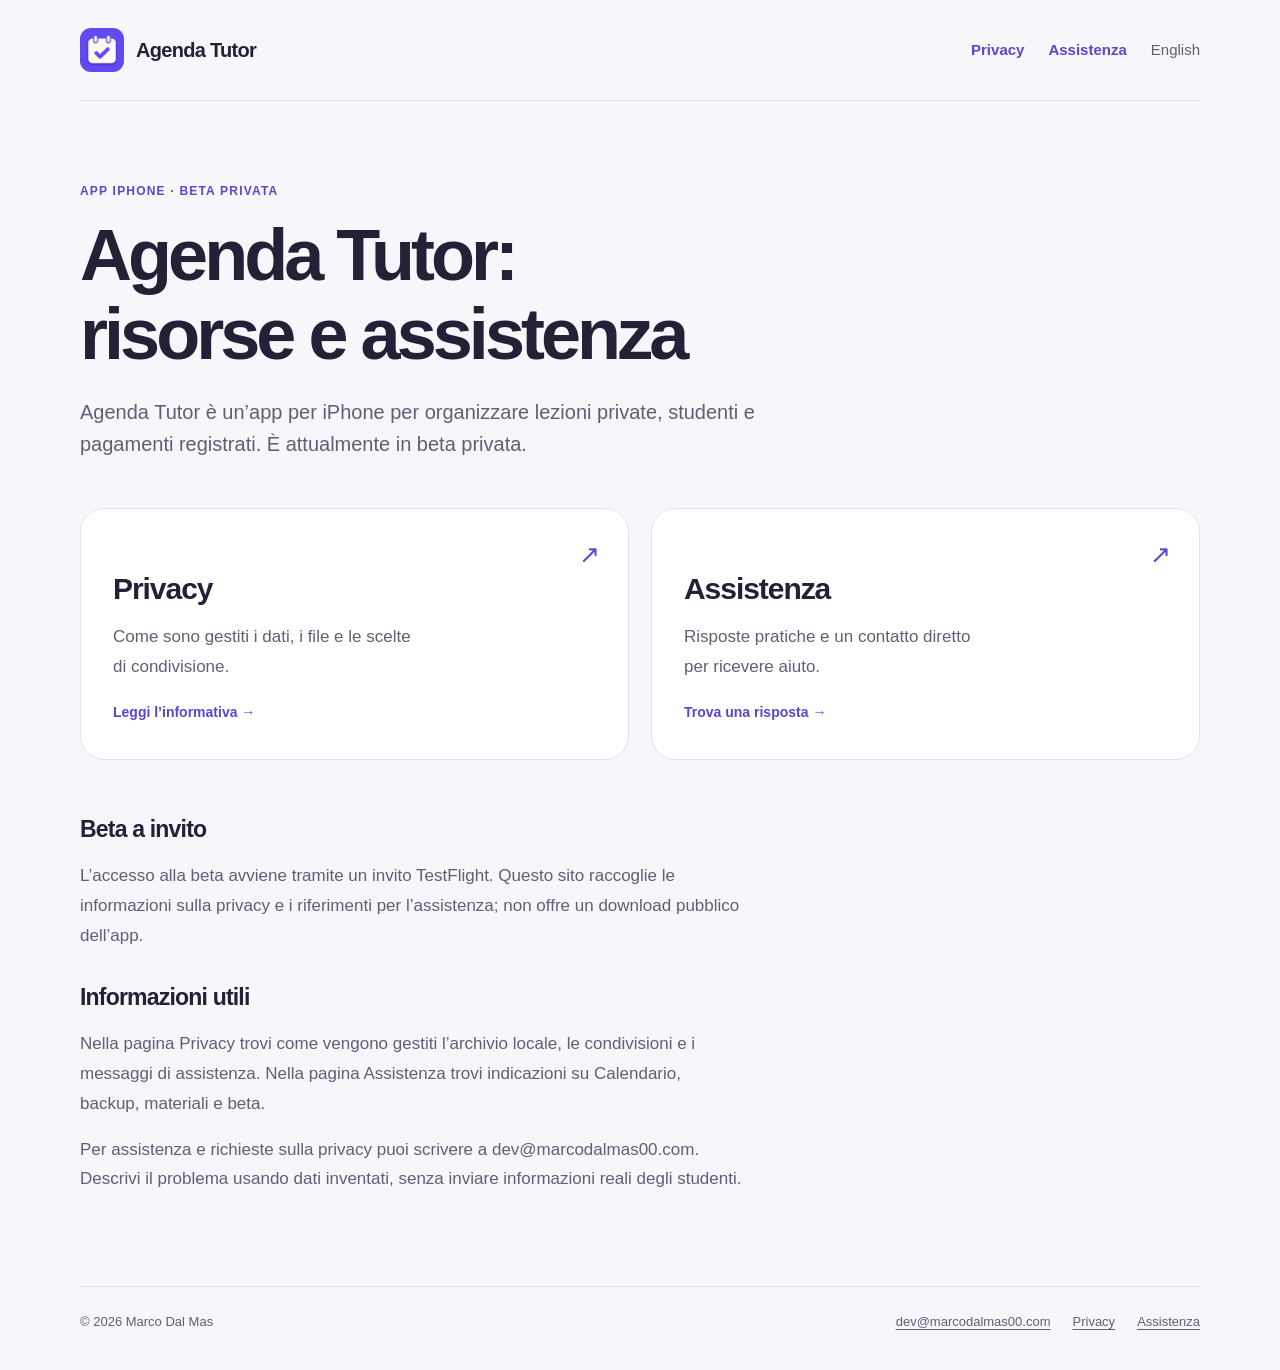
<file: docs/index.html>
<!doctype html>
<html lang="it"><head><meta charset="utf-8"><meta name="viewport" content="width=device-width, initial-scale=1"><meta name="color-scheme" content="light dark"><title>Agenda Tutor: risorse e assistenza · Agenda Tutor</title><meta name="description" content="Agenda Tutor è un’app per iPhone per organizzare lezioni private, studenti e pagamenti registrati. È attualmente in beta privata."><link rel="canonical" href="https://marcodalmas00.github.io/agenda-tutor-website/"><link rel="alternate" hreflang="it" href="https://marcodalmas00.github.io/agenda-tutor-website/"><link rel="alternate" hreflang="en" href="https://marcodalmas00.github.io/agenda-tutor-website/en/"><link rel="icon" type="image/png" href="./assets/favicon.png"><link rel="apple-touch-icon" href="./assets/icon.png"><link rel="stylesheet" href="./assets/style.css"></head><body><a class="skip" href="#main">Vai al contenuto</a>
<header class="header wrap"><a class="brand" href="./" aria-label="Agenda Tutor · Informazioni"><picture><source media="(prefers-color-scheme: dark)" srcset="./assets/icon-dark.png"><img src="./assets/icon.png" width="44" height="44" alt=""></picture><span>Agenda Tutor</span></a><nav aria-label="Risorse per Agenda Tutor"><a href="./privacy/">Privacy</a><a href="./supporto/">Assistenza</a><a class="language" href="./en/" lang="en" hreflang="en">English</a></nav></header><main id="main" class="wrap"><div class="hero home-hero"><p class="eyebrow">App iPhone · Beta privata</p><h1>Agenda Tutor: risorse e assistenza</h1><p class="lead">Agenda Tutor è un’app per iPhone per organizzare lezioni private, studenti e pagamenti registrati. È attualmente in beta privata.</p></div><div class="resource-grid"><a class="resource-card" href="./privacy/"><span class="card-icon" aria-hidden="true">↗</span><h2>Privacy</h2><p>Come sono gestiti i dati, i file e le scelte di condivisione.</p><span>Leggi l’informativa <span aria-hidden="true">→</span></span></a><a class="resource-card" href="./supporto/"><span class="card-icon" aria-hidden="true">↗</span><h2>Assistenza</h2><p>Risposte pratiche e un contatto diretto per ricevere aiuto.</p><span>Trova una risposta <span aria-hidden="true">→</span></span></a></div><article class="home-copy"><section id="section-1"><h2>Beta a invito</h2><p>L’accesso alla beta avviene tramite un invito TestFlight. Questo sito raccoglie le informazioni sulla privacy e i riferimenti per l’assistenza; non offre un download pubblico dell’app.</p></section><section id="section-2"><h2>Informazioni utili</h2><p>Nella pagina Privacy trovi come vengono gestiti l’archivio locale, le condivisioni e i messaggi di assistenza. Nella pagina Assistenza trovi indicazioni su Calendario, backup, materiali e beta.</p><p>Per assistenza e richieste sulla privacy puoi scrivere a dev@marcodalmas00.com. Descrivi il problema usando dati inventati, senza inviare informazioni reali degli studenti.</p></section></article></main><footer class="footer wrap"><p>© 2026 Marco Dal Mas</p><div><a href="mailto:dev@marcodalmas00.com">dev@marcodalmas00.com</a><a href="./privacy/">Privacy</a><a href="./supporto/">Assistenza</a></div></footer></body></html>
</file>
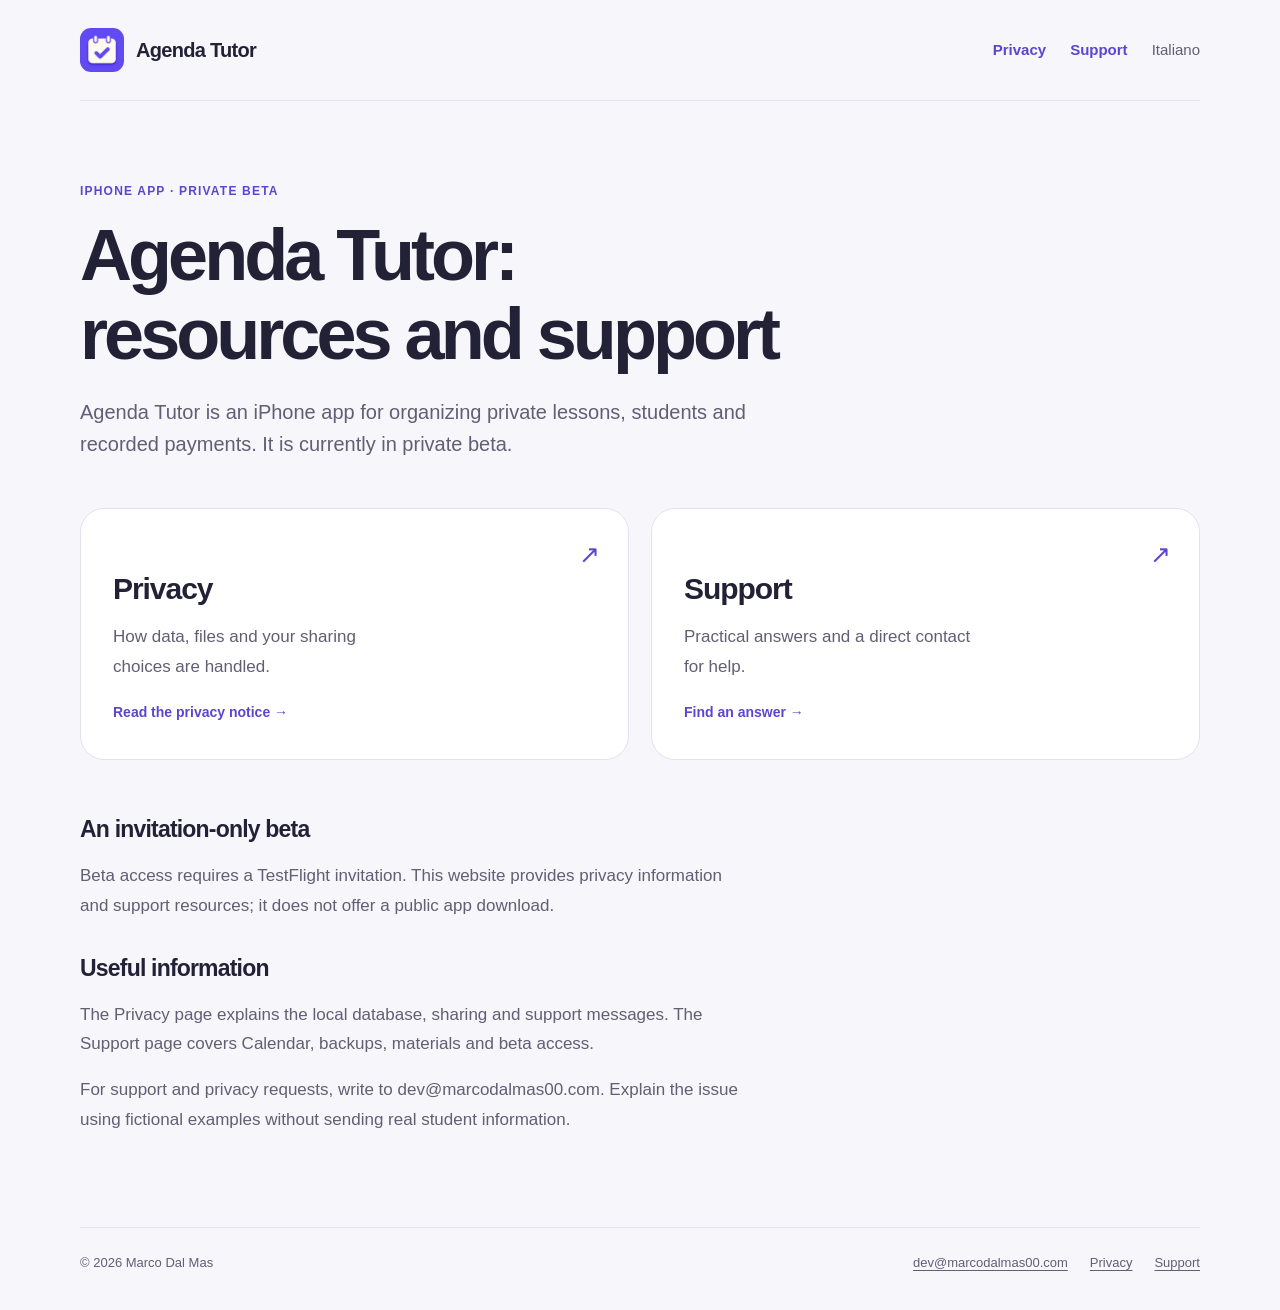
<file: docs/en/index.html>
<!doctype html>
<html lang="en"><head><meta charset="utf-8"><meta name="viewport" content="width=device-width, initial-scale=1"><meta name="color-scheme" content="light dark"><title>Agenda Tutor: resources and support · Agenda Tutor</title><meta name="description" content="Agenda Tutor is an iPhone app for organizing private lessons, students and recorded payments. It is currently in private beta."><link rel="canonical" href="https://marcodalmas00.github.io/agenda-tutor-website/en/"><link rel="alternate" hreflang="it" href="https://marcodalmas00.github.io/agenda-tutor-website/"><link rel="alternate" hreflang="en" href="https://marcodalmas00.github.io/agenda-tutor-website/en/"><link rel="icon" type="image/png" href="../assets/favicon.png"><link rel="apple-touch-icon" href="../assets/icon.png"><link rel="stylesheet" href="../assets/style.css"></head><body><a class="skip" href="#main">Skip to content</a>
<header class="header wrap"><a class="brand" href="../en/" aria-label="Agenda Tutor · Overview"><picture><source media="(prefers-color-scheme: dark)" srcset="../assets/icon-dark.png"><img src="../assets/icon.png" width="44" height="44" alt=""></picture><span>Agenda Tutor</span></a><nav aria-label="Agenda Tutor resources"><a href="../en/privacy/">Privacy</a><a href="../en/support/">Support</a><a class="language" href="../" lang="it" hreflang="it">Italiano</a></nav></header><main id="main" class="wrap"><div class="hero home-hero"><p class="eyebrow">iPhone app · Private beta</p><h1>Agenda Tutor: resources and support</h1><p class="lead">Agenda Tutor is an iPhone app for organizing private lessons, students and recorded payments. It is currently in private beta.</p></div><div class="resource-grid"><a class="resource-card" href="../en/privacy/"><span class="card-icon" aria-hidden="true">↗</span><h2>Privacy</h2><p>How data, files and your sharing choices are handled.</p><span>Read the privacy notice <span aria-hidden="true">→</span></span></a><a class="resource-card" href="../en/support/"><span class="card-icon" aria-hidden="true">↗</span><h2>Support</h2><p>Practical answers and a direct contact for help.</p><span>Find an answer <span aria-hidden="true">→</span></span></a></div><article class="home-copy"><section id="section-1"><h2>An invitation-only beta</h2><p>Beta access requires a TestFlight invitation. This website provides privacy information and support resources; it does not offer a public app download.</p></section><section id="section-2"><h2>Useful information</h2><p>The Privacy page explains the local database, sharing and support messages. The Support page covers Calendar, backups, materials and beta access.</p><p>For support and privacy requests, write to dev@marcodalmas00.com. Explain the issue using fictional examples without sending real student information.</p></section></article></main><footer class="footer wrap"><p>© 2026 Marco Dal Mas</p><div><a href="mailto:dev@marcodalmas00.com">dev@marcodalmas00.com</a><a href="../en/privacy/">Privacy</a><a href="../en/support/">Support</a></div></footer></body></html>
</file>
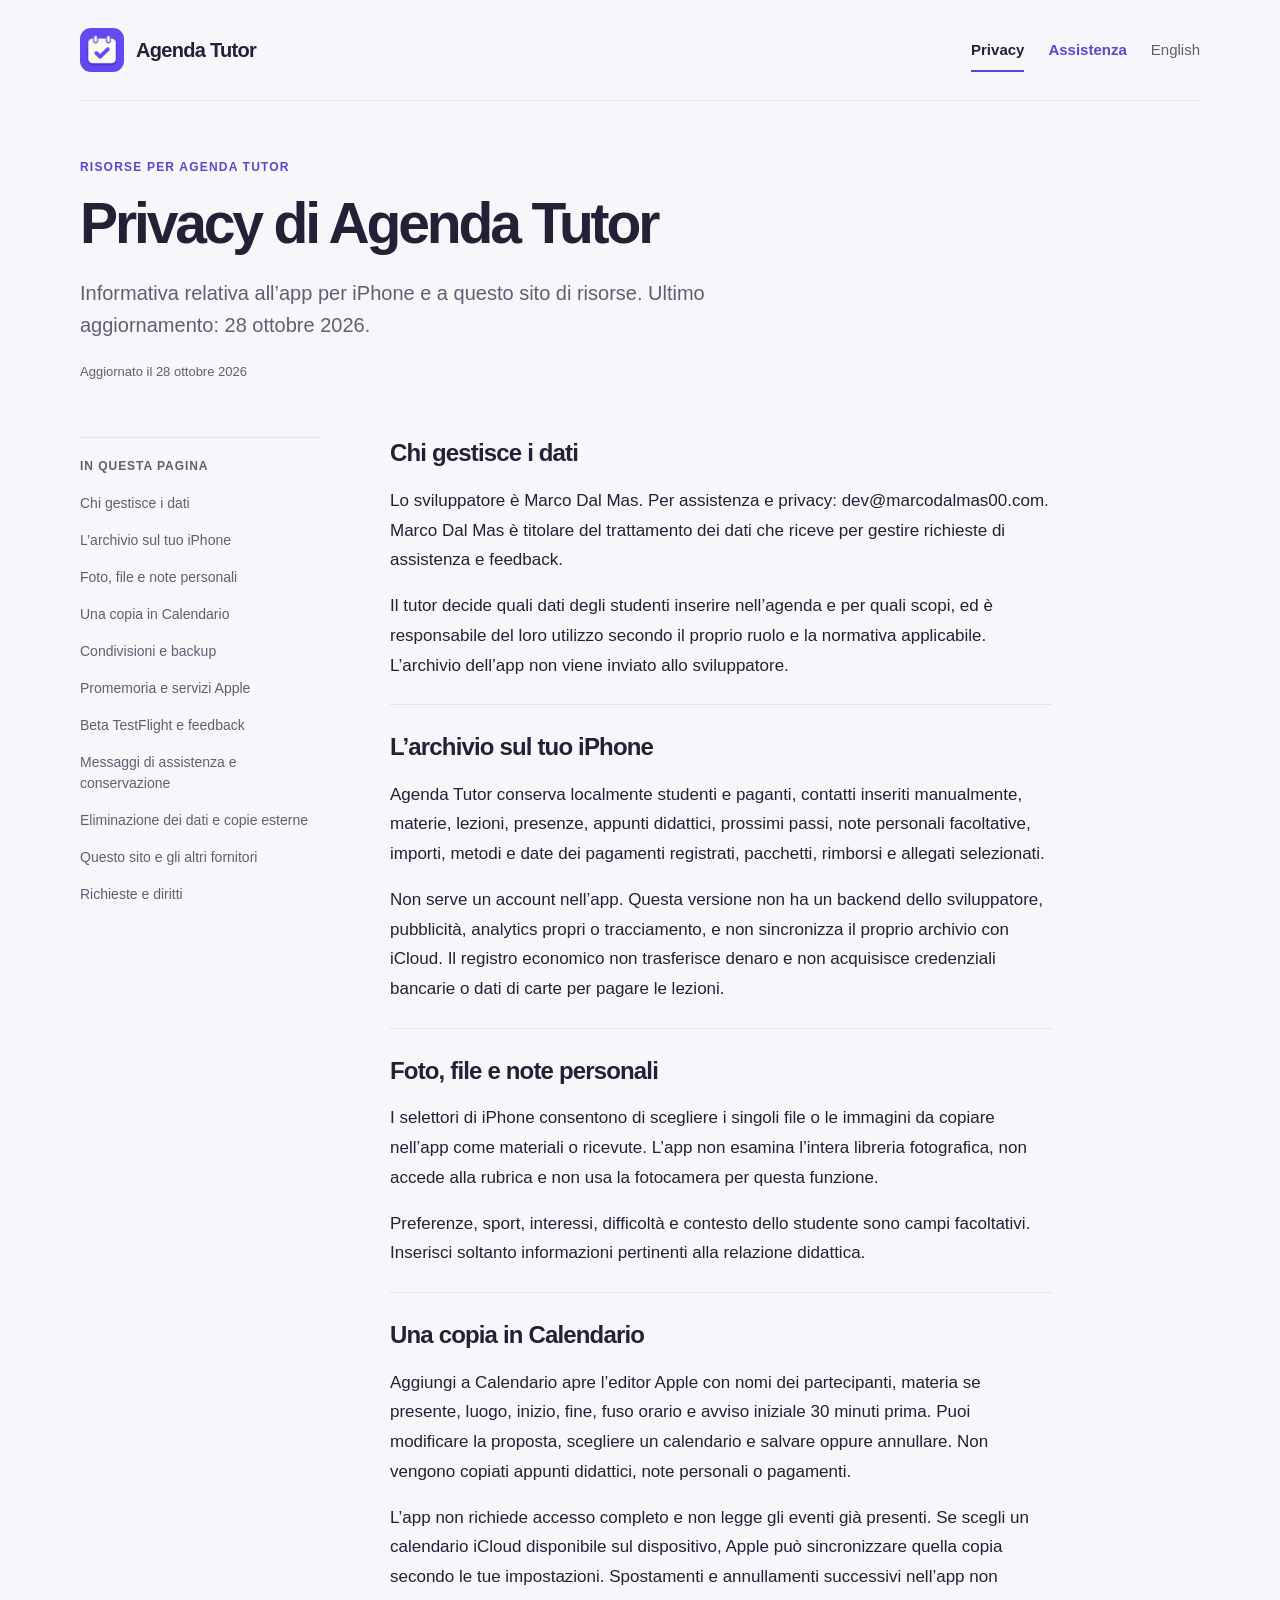
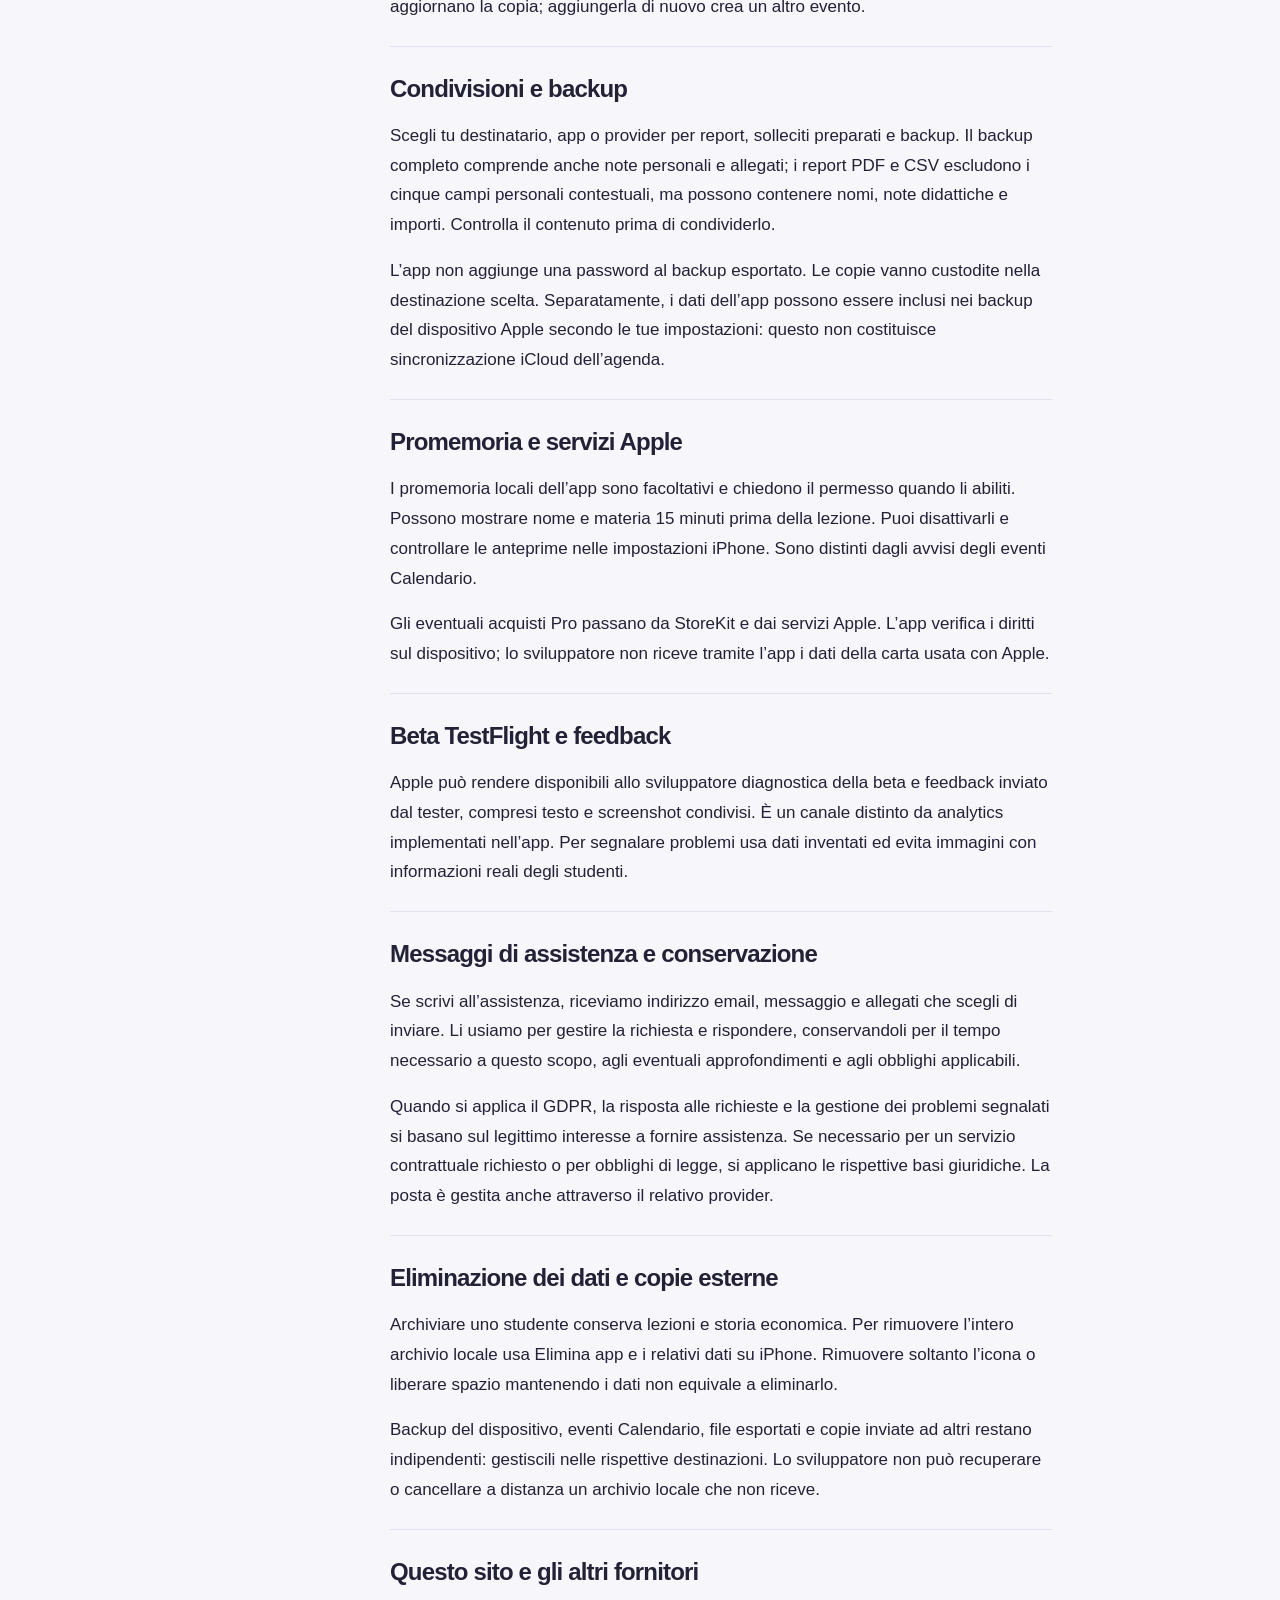
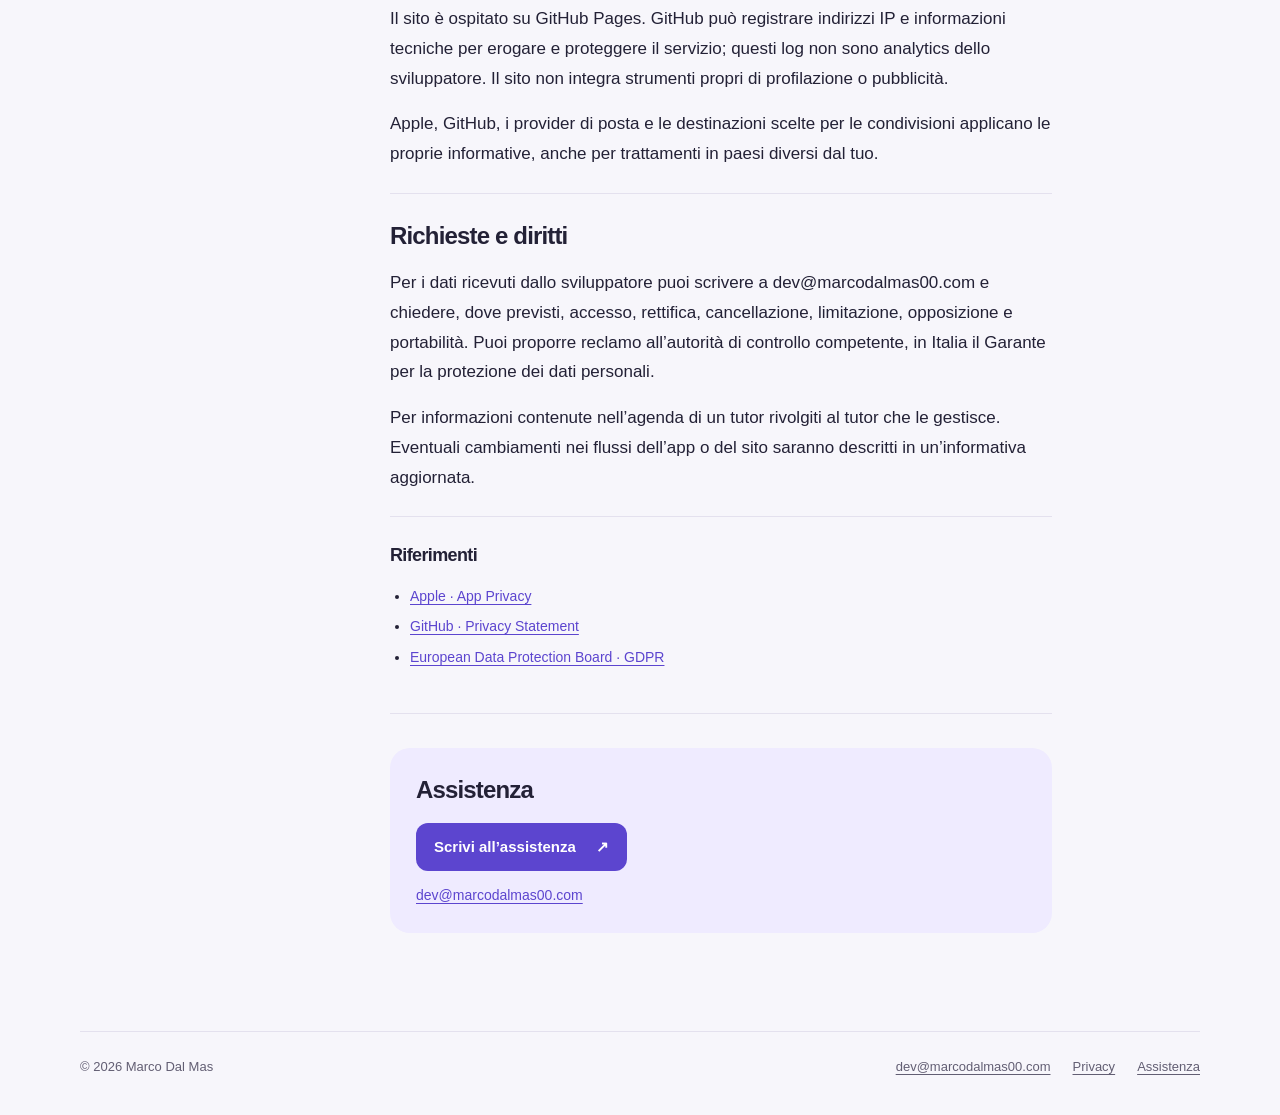
<file: docs/privacy/index.html>
<!doctype html>
<html lang="it"><head><meta charset="utf-8"><meta name="viewport" content="width=device-width, initial-scale=1"><meta name="color-scheme" content="light dark"><title>Privacy di Agenda Tutor · Agenda Tutor</title><meta name="description" content="Informativa relativa all’app per iPhone e a questo sito di risorse. Ultimo aggiornamento: 28 ottobre 2026."><link rel="canonical" href="https://marcodalmas00.github.io/agenda-tutor-website/privacy/"><link rel="alternate" hreflang="it" href="https://marcodalmas00.github.io/agenda-tutor-website/privacy/"><link rel="alternate" hreflang="en" href="https://marcodalmas00.github.io/agenda-tutor-website/en/privacy/"><link rel="icon" type="image/png" href="../assets/favicon.png"><link rel="apple-touch-icon" href="../assets/icon.png"><link rel="stylesheet" href="../assets/style.css"></head><body><a class="skip" href="#main">Vai al contenuto</a>
<header class="header wrap"><a class="brand" href="../" aria-label="Agenda Tutor · Informazioni"><picture><source media="(prefers-color-scheme: dark)" srcset="../assets/icon-dark.png"><img src="../assets/icon.png" width="44" height="44" alt=""></picture><span>Agenda Tutor</span></a><nav aria-label="Risorse per Agenda Tutor"><a href="../privacy/" aria-current="page">Privacy</a><a href="../supporto/">Assistenza</a><a class="language" href="../en/privacy/" lang="en" hreflang="en">English</a></nav></header><main id="main" class="wrap"><div class="hero"><p class="eyebrow">Risorse per Agenda Tutor</p><h1>Privacy di Agenda Tutor</h1><p class="lead">Informativa relativa all’app per iPhone e a questo sito di risorse. Ultimo aggiornamento: 28 ottobre 2026.</p><p class="updated"><time datetime="2026-10-28">Aggiornato il 28 ottobre 2026</time></p></div><div class="reading-layout"><aside><nav class="toc" aria-label="In questa pagina"><h2>In questa pagina</h2><a href="#section-1">Chi gestisce i dati</a><a href="#section-2">L’archivio sul tuo iPhone</a><a href="#section-3">Foto, file e note personali</a><a href="#section-4">Una copia in Calendario</a><a href="#section-5">Condivisioni e backup</a><a href="#section-6">Promemoria e servizi Apple</a><a href="#section-7">Beta TestFlight e feedback</a><a href="#section-8">Messaggi di assistenza e conservazione</a><a href="#section-9">Eliminazione dei dati e copie esterne</a><a href="#section-10">Questo sito e gli altri fornitori</a><a href="#section-11">Richieste e diritti</a></nav></aside><article class="reading"><section id="section-1"><h2>Chi gestisce i dati</h2><p>Lo sviluppatore è Marco Dal Mas. Per assistenza e privacy: dev@marcodalmas00.com. Marco Dal Mas è titolare del trattamento dei dati che riceve per gestire richieste di assistenza e feedback.</p><p>Il tutor decide quali dati degli studenti inserire nell’agenda e per quali scopi, ed è responsabile del loro utilizzo secondo il proprio ruolo e la normativa applicabile. L’archivio dell’app non viene inviato allo sviluppatore.</p></section><section id="section-2"><h2>L’archivio sul tuo iPhone</h2><p>Agenda Tutor conserva localmente studenti e paganti, contatti inseriti manualmente, materie, lezioni, presenze, appunti didattici, prossimi passi, note personali facoltative, importi, metodi e date dei pagamenti registrati, pacchetti, rimborsi e allegati selezionati.</p><p>Non serve un account nell’app. Questa versione non ha un backend dello sviluppatore, pubblicità, analytics propri o tracciamento, e non sincronizza il proprio archivio con iCloud. Il registro economico non trasferisce denaro e non acquisisce credenziali bancarie o dati di carte per pagare le lezioni.</p></section><section id="section-3"><h2>Foto, file e note personali</h2><p>I selettori di iPhone consentono di scegliere i singoli file o le immagini da copiare nell’app come materiali o ricevute. L’app non esamina l’intera libreria fotografica, non accede alla rubrica e non usa la fotocamera per questa funzione.</p><p>Preferenze, sport, interessi, difficoltà e contesto dello studente sono campi facoltativi. Inserisci soltanto informazioni pertinenti alla relazione didattica.</p></section><section id="section-4"><h2>Una copia in Calendario</h2><p>Aggiungi a Calendario apre l’editor Apple con nomi dei partecipanti, materia se presente, luogo, inizio, fine, fuso orario e avviso iniziale 30 minuti prima. Puoi modificare la proposta, scegliere un calendario e salvare oppure annullare. Non vengono copiati appunti didattici, note personali o pagamenti.</p><p>L’app non richiede accesso completo e non legge gli eventi già presenti. Se scegli un calendario iCloud disponibile sul dispositivo, Apple può sincronizzare quella copia secondo le tue impostazioni. Spostamenti e annullamenti successivi nell’app non aggiornano la copia; aggiungerla di nuovo crea un altro evento.</p></section><section id="section-5"><h2>Condivisioni e backup</h2><p>Scegli tu destinatario, app o provider per report, solleciti preparati e backup. Il backup completo comprende anche note personali e allegati; i report PDF e CSV escludono i cinque campi personali contestuali, ma possono contenere nomi, note didattiche e importi. Controlla il contenuto prima di condividerlo.</p><p>L’app non aggiunge una password al backup esportato. Le copie vanno custodite nella destinazione scelta. Separatamente, i dati dell’app possono essere inclusi nei backup del dispositivo Apple secondo le tue impostazioni: questo non costituisce sincronizzazione iCloud dell’agenda.</p></section><section id="section-6"><h2>Promemoria e servizi Apple</h2><p>I promemoria locali dell’app sono facoltativi e chiedono il permesso quando li abiliti. Possono mostrare nome e materia 15 minuti prima della lezione. Puoi disattivarli e controllare le anteprime nelle impostazioni iPhone. Sono distinti dagli avvisi degli eventi Calendario.</p><p>Gli eventuali acquisti Pro passano da StoreKit e dai servizi Apple. L’app verifica i diritti sul dispositivo; lo sviluppatore non riceve tramite l’app i dati della carta usata con Apple.</p></section><section id="section-7"><h2>Beta TestFlight e feedback</h2><p>Apple può rendere disponibili allo sviluppatore diagnostica della beta e feedback inviato dal tester, compresi testo e screenshot condivisi. È un canale distinto da analytics implementati nell’app. Per segnalare problemi usa dati inventati ed evita immagini con informazioni reali degli studenti.</p></section><section id="section-8"><h2>Messaggi di assistenza e conservazione</h2><p>Se scrivi all’assistenza, riceviamo indirizzo email, messaggio e allegati che scegli di inviare. Li usiamo per gestire la richiesta e rispondere, conservandoli per il tempo necessario a questo scopo, agli eventuali approfondimenti e agli obblighi applicabili.</p><p>Quando si applica il GDPR, la risposta alle richieste e la gestione dei problemi segnalati si basano sul legittimo interesse a fornire assistenza. Se necessario per un servizio contrattuale richiesto o per obblighi di legge, si applicano le rispettive basi giuridiche. La posta è gestita anche attraverso il relativo provider.</p></section><section id="section-9"><h2>Eliminazione dei dati e copie esterne</h2><p>Archiviare uno studente conserva lezioni e storia economica. Per rimuovere l’intero archivio locale usa Elimina app e i relativi dati su iPhone. Rimuovere soltanto l’icona o liberare spazio mantenendo i dati non equivale a eliminarlo.</p><p>Backup del dispositivo, eventi Calendario, file esportati e copie inviate ad altri restano indipendenti: gestiscili nelle rispettive destinazioni. Lo sviluppatore non può recuperare o cancellare a distanza un archivio locale che non riceve.</p></section><section id="section-10"><h2>Questo sito e gli altri fornitori</h2><p>Il sito è ospitato su GitHub Pages. GitHub può registrare indirizzi IP e informazioni tecniche per erogare e proteggere il servizio; questi log non sono analytics dello sviluppatore. Il sito non integra strumenti propri di profilazione o pubblicità.</p><p>Apple, GitHub, i provider di posta e le destinazioni scelte per le condivisioni applicano le proprie informative, anche per trattamenti in paesi diversi dal tuo.</p></section><section id="section-11"><h2>Richieste e diritti</h2><p>Per i dati ricevuti dallo sviluppatore puoi scrivere a dev@marcodalmas00.com e chiedere, dove previsti, accesso, rettifica, cancellazione, limitazione, opposizione e portabilità. Puoi proporre reclamo all’autorità di controllo competente, in Italia il Garante per la protezione dei dati personali.</p><p>Per informazioni contenute nell’agenda di un tutor rivolgiti al tutor che le gestisce. Eventuali cambiamenti nei flussi dell’app o del sito saranno descritti in un’informativa aggiornata.</p></section><section class="sources"><h2>Riferimenti</h2><ul><li><a href="https://developer.apple.com/app-store/app-privacy-details/">Apple · App Privacy</a></li><li><a href="https://docs.github.com/en/site-policy/privacy-policies/github-general-privacy-statement">GitHub · Privacy Statement</a></li><li><a href="https://www.edpb.europa.eu/sme/be-compliant/respect-individuals-rights_en">European Data Protection Board · GDPR</a></li></ul></section><section class="contact"><h2>Assistenza</h2><a class="button" href="mailto:dev@marcodalmas00.com?subject=Agenda%20Tutor%20-%20Assistenza">Scrivi all’assistenza <span aria-hidden="true">↗</span></a><a class="email" href="mailto:dev@marcodalmas00.com">dev@marcodalmas00.com</a></section></article></div></main><footer class="footer wrap"><p>© 2026 Marco Dal Mas</p><div><a href="mailto:dev@marcodalmas00.com">dev@marcodalmas00.com</a><a href="../privacy/">Privacy</a><a href="../supporto/">Assistenza</a></div></footer></body></html>
</file>
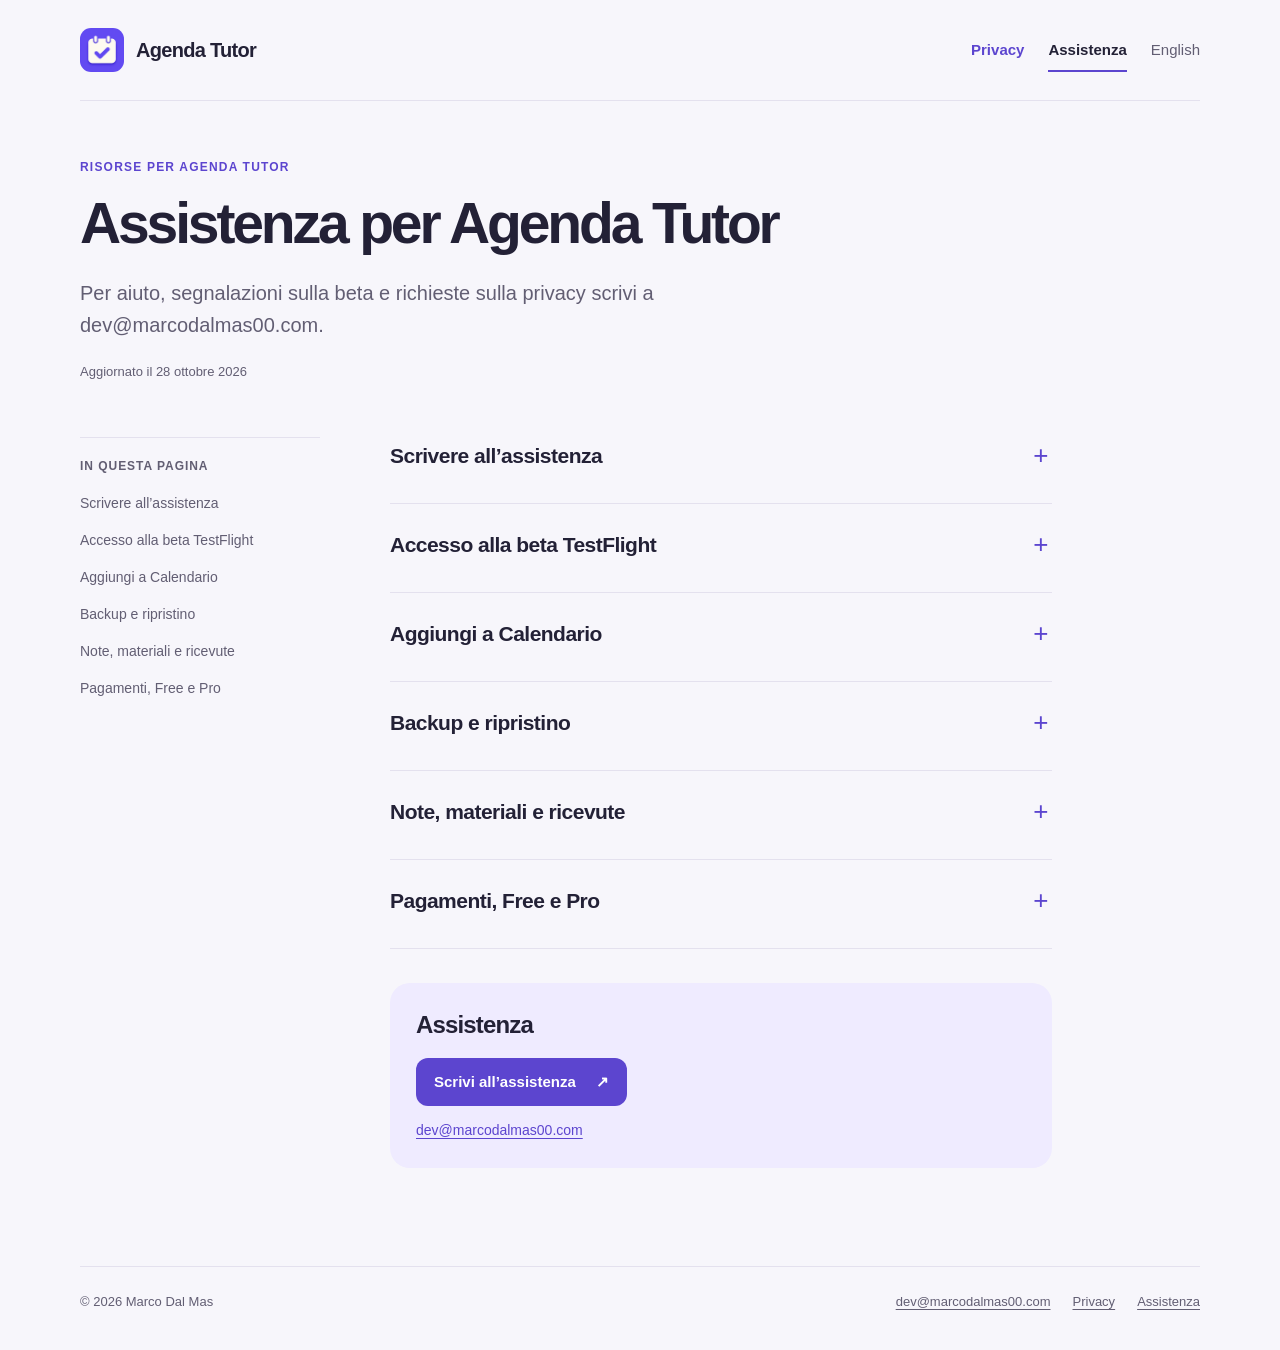
<file: docs/supporto/index.html>
<!doctype html>
<html lang="it"><head><meta charset="utf-8"><meta name="viewport" content="width=device-width, initial-scale=1"><meta name="color-scheme" content="light dark"><title>Assistenza per Agenda Tutor · Agenda Tutor</title><meta name="description" content="Per aiuto, segnalazioni sulla beta e richieste sulla privacy scrivi a dev@marcodalmas00.com."><link rel="canonical" href="https://marcodalmas00.github.io/agenda-tutor-website/supporto/"><link rel="alternate" hreflang="it" href="https://marcodalmas00.github.io/agenda-tutor-website/supporto/"><link rel="alternate" hreflang="en" href="https://marcodalmas00.github.io/agenda-tutor-website/en/support/"><link rel="icon" type="image/png" href="../assets/favicon.png"><link rel="apple-touch-icon" href="../assets/icon.png"><link rel="stylesheet" href="../assets/style.css"></head><body><a class="skip" href="#main">Vai al contenuto</a>
<header class="header wrap"><a class="brand" href="../" aria-label="Agenda Tutor · Informazioni"><picture><source media="(prefers-color-scheme: dark)" srcset="../assets/icon-dark.png"><img src="../assets/icon.png" width="44" height="44" alt=""></picture><span>Agenda Tutor</span></a><nav aria-label="Risorse per Agenda Tutor"><a href="../privacy/">Privacy</a><a href="../supporto/" aria-current="page">Assistenza</a><a class="language" href="../en/support/" lang="en" hreflang="en">English</a></nav></header><main id="main" class="wrap"><div class="hero"><p class="eyebrow">Risorse per Agenda Tutor</p><h1>Assistenza per Agenda Tutor</h1><p class="lead">Per aiuto, segnalazioni sulla beta e richieste sulla privacy scrivi a dev@marcodalmas00.com.</p><p class="updated"><time datetime="2026-10-28">Aggiornato il 28 ottobre 2026</time></p></div><div class="reading-layout"><aside><nav class="toc" aria-label="In questa pagina"><h2>In questa pagina</h2><a href="#section-1">Scrivere all’assistenza</a><a href="#section-2">Accesso alla beta TestFlight</a><a href="#section-3">Aggiungi a Calendario</a><a href="#section-4">Backup e ripristino</a><a href="#section-5">Note, materiali e ricevute</a><a href="#section-6">Pagamenti, Free e Pro</a></nav></aside><article class="reading"><details id="section-1"><summary>Scrivere all’assistenza</summary><div><p>Indica il modello di iPhone, la versione di iOS e la versione o build dell’app. Descrivi i passaggi, cosa ti aspettavi e cosa è successo. Se alleghi immagini, usa dati inventati o nascondi nomi, contatti, note e importi reali degli studenti.</p><p>Non inviare password, credenziali Apple o bancarie, backup completi dell’agenda o documenti personali. Per descrivere il problema è sufficiente un esempio sintetico.</p></div></details><details id="section-2"><summary>Accesso alla beta TestFlight</summary><div><p>La beta è privata e richiede un invito TestFlight. Usa l’invito ricevuto e le istruzioni di Apple; questo sito non offre un download pubblico. Puoi inviare feedback tramite TestFlight oppure via email, evitando dati reali degli studenti.</p><p>La modalità dimostrativa usa un’agenda separata da quella reale. Le modifiche ai dati della demo non cambiano l’archivio della tua attività.</p></div></details><details id="section-3"><summary>Aggiungi a Calendario</summary><div><p>Apri una lezione programmata e scegli Aggiungi a Calendario. L’editor Apple propone titolo, luogo, orari e un avviso 30 minuti prima. Scegli il calendario desiderato, anche iCloud se già disponibile sul dispositivo, poi modifica e salva oppure annulla.</p><p>È una copia indipendente. Se sposti o annulli la lezione in Agenda Tutor, modifica anche l’evento in Calendario. Ripetere l’aggiunta crea un altro evento. L’avviso dell’evento è distinto dal promemoria locale dell’app, che è facoltativo e anticipa la lezione di 15 minuti.</p></div></details><details id="section-4"><summary>Backup e ripristino</summary><div><p>Da Impostazioni puoi esportare un backup completo e conservarlo in File o in una destinazione scelta da te. Include studenti, note personali, lezioni, registro economico e allegati; l’app non aggiunge una password al file.</p><p>Il ripristino mostra un’anteprima e sostituisce l’archivio dopo conferma, conservando una copia di recupero locale del precedente. Prima di cambiare dispositivo o eliminare l’app, salva anche una copia fuori dall’app. Il backup del dispositivo Apple è un servizio separato: l’agenda non ha sincronizzazione iCloud propria.</p></div></details><details id="section-5"><summary>Note, materiali e ricevute</summary><div><p>Nella scheda dello studente, Note dello studente riunisce appunti didattici, prossimi passi e contesto personale facoltativo. I materiali didattici possono essere file o immagini selezionati con i selettori di iPhone. Nel modulo di modifica, aggiunte e rimozioni si applicano quando salvi; Annulla scarta la bozza.</p><p>Le ricevute e le note di pagamento appartengono al relativo pagamento. Aggiungerle o rimuoverle non cambia l’importo registrato. Rimuovere un allegato dall’app non elimina l’originale dalla libreria o dal provider scelto.</p></div></details><details id="section-6"><summary>Pagamenti, Free e Pro</summary><div><p>Registra pagamento serve a annotare denaro già ricevuto. L’app non richiede bonifici, non trasferisce fondi e non accede al tuo conto Hype, Revolut o bancario. Un importo ricevuto oltre il dovuto diventa credito dello studente.</p><p>Free prevede fino a tre studenti attivi. Pro è previsto per ampliare i limiti e alcune funzioni. Nella beta i prodotti e gli acquisti possono non essere ancora disponibili: fanno fede le opzioni mostrate nell’app e nell’interfaccia Apple. Questo sito non vende abbonamenti e non pubblica prezzi.</p></div></details><section class="contact"><h2>Assistenza</h2><a class="button" href="mailto:dev@marcodalmas00.com?subject=Agenda%20Tutor%20-%20Assistenza">Scrivi all’assistenza <span aria-hidden="true">↗</span></a><a class="email" href="mailto:dev@marcodalmas00.com">dev@marcodalmas00.com</a></section></article></div></main><footer class="footer wrap"><p>© 2026 Marco Dal Mas</p><div><a href="mailto:dev@marcodalmas00.com">dev@marcodalmas00.com</a><a href="../privacy/">Privacy</a><a href="../supporto/">Assistenza</a></div></footer></body></html>
</file>
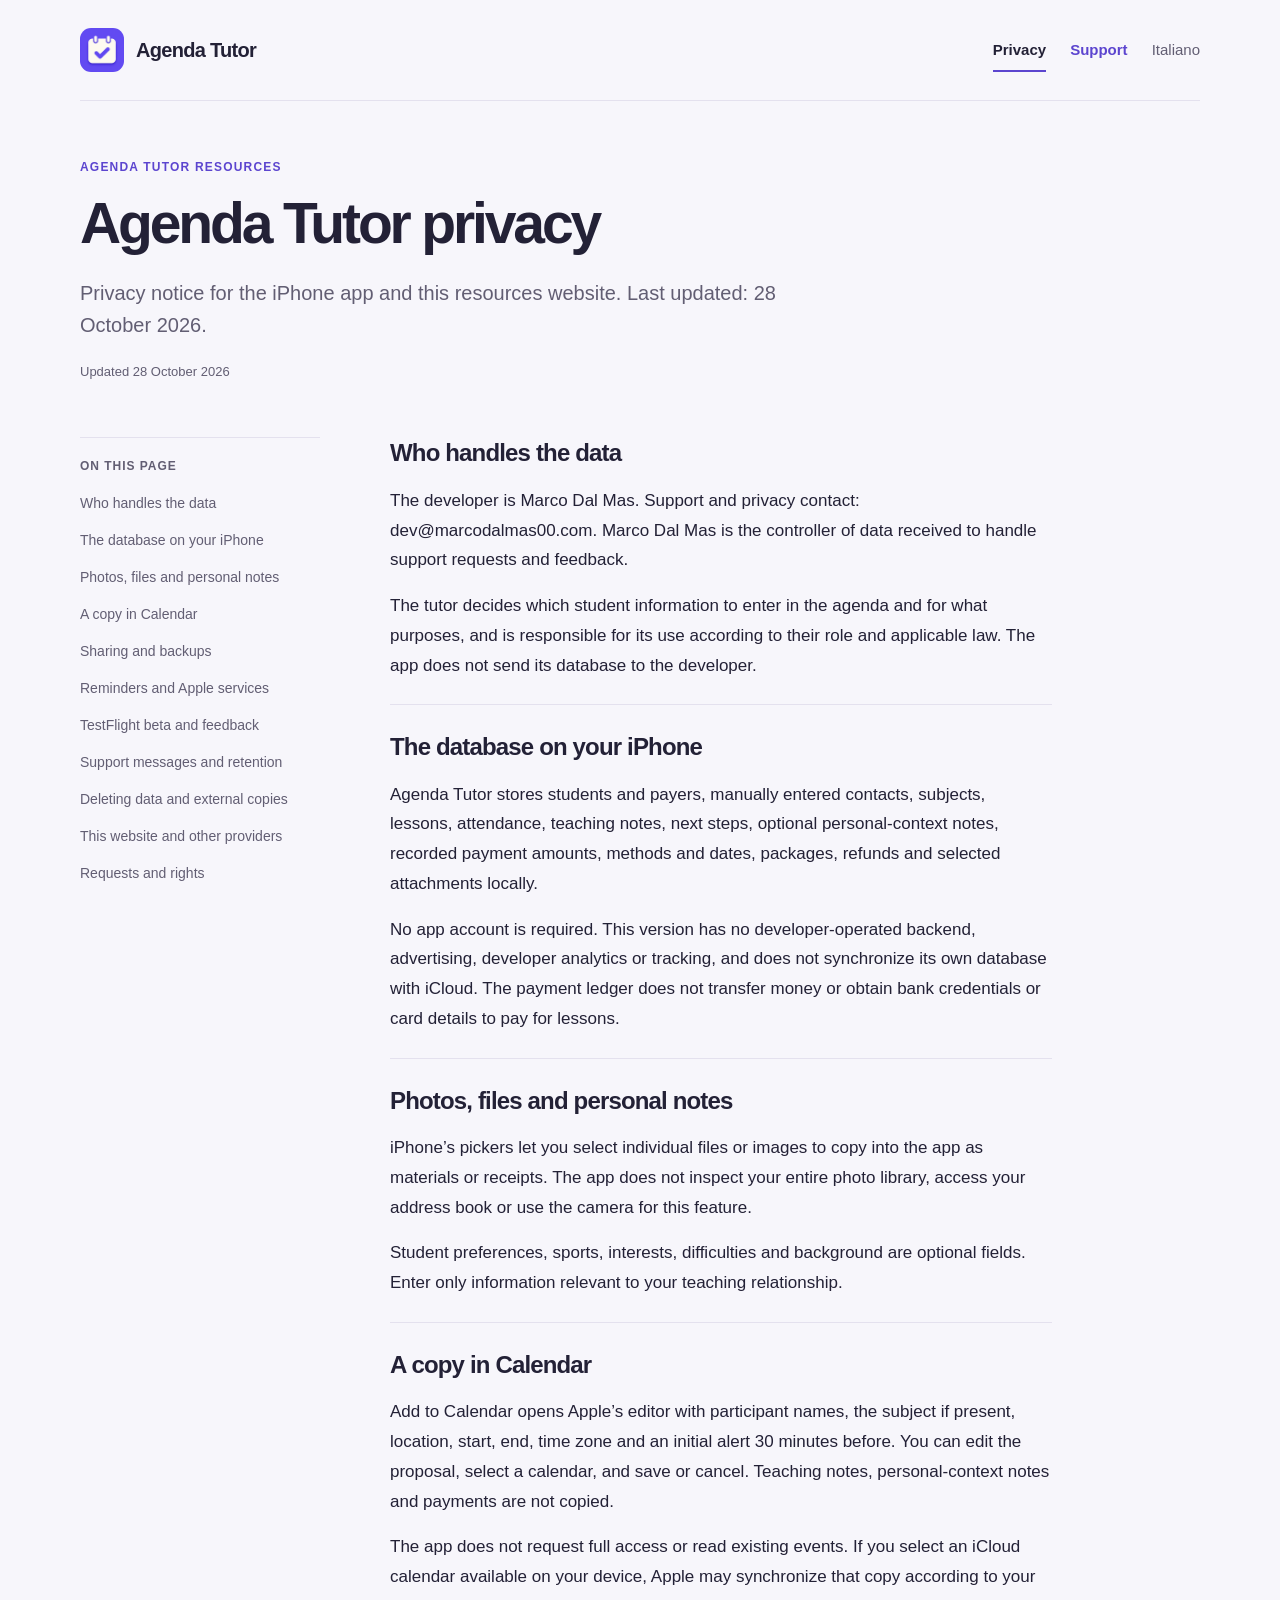
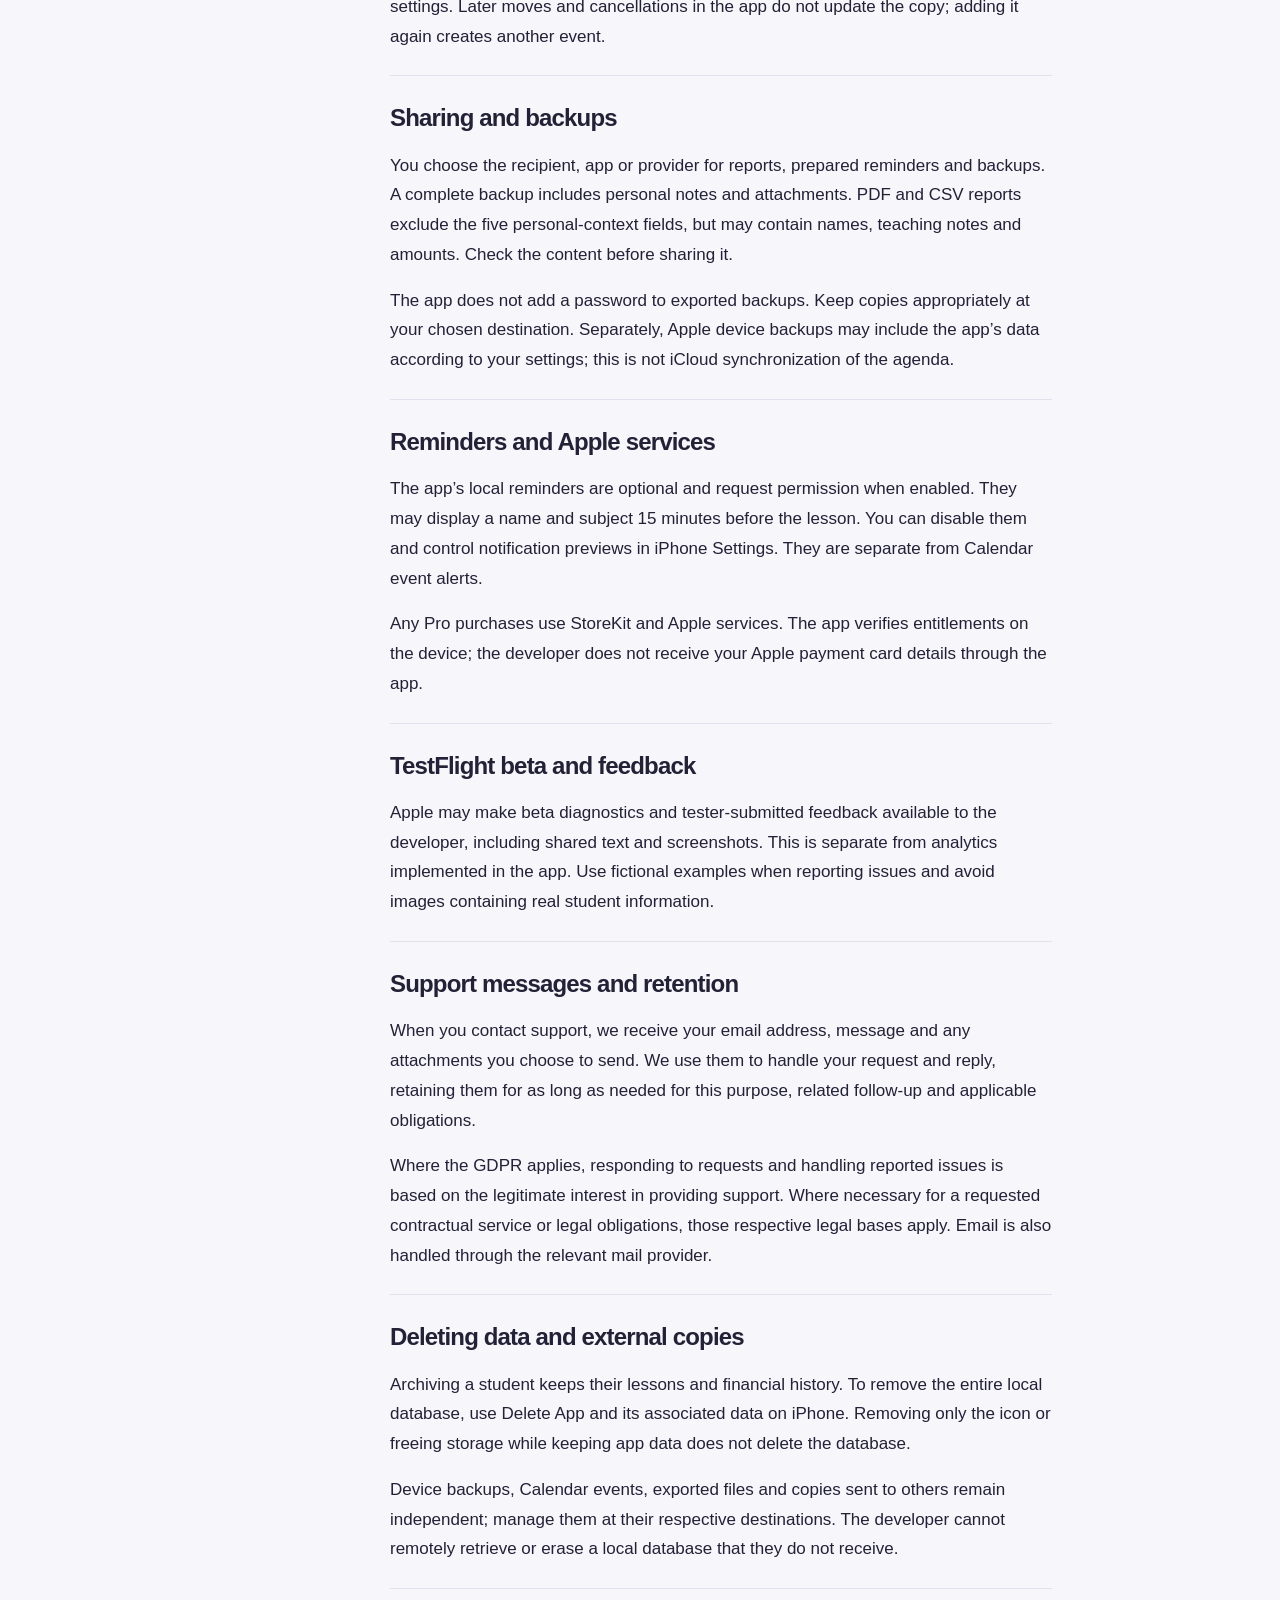
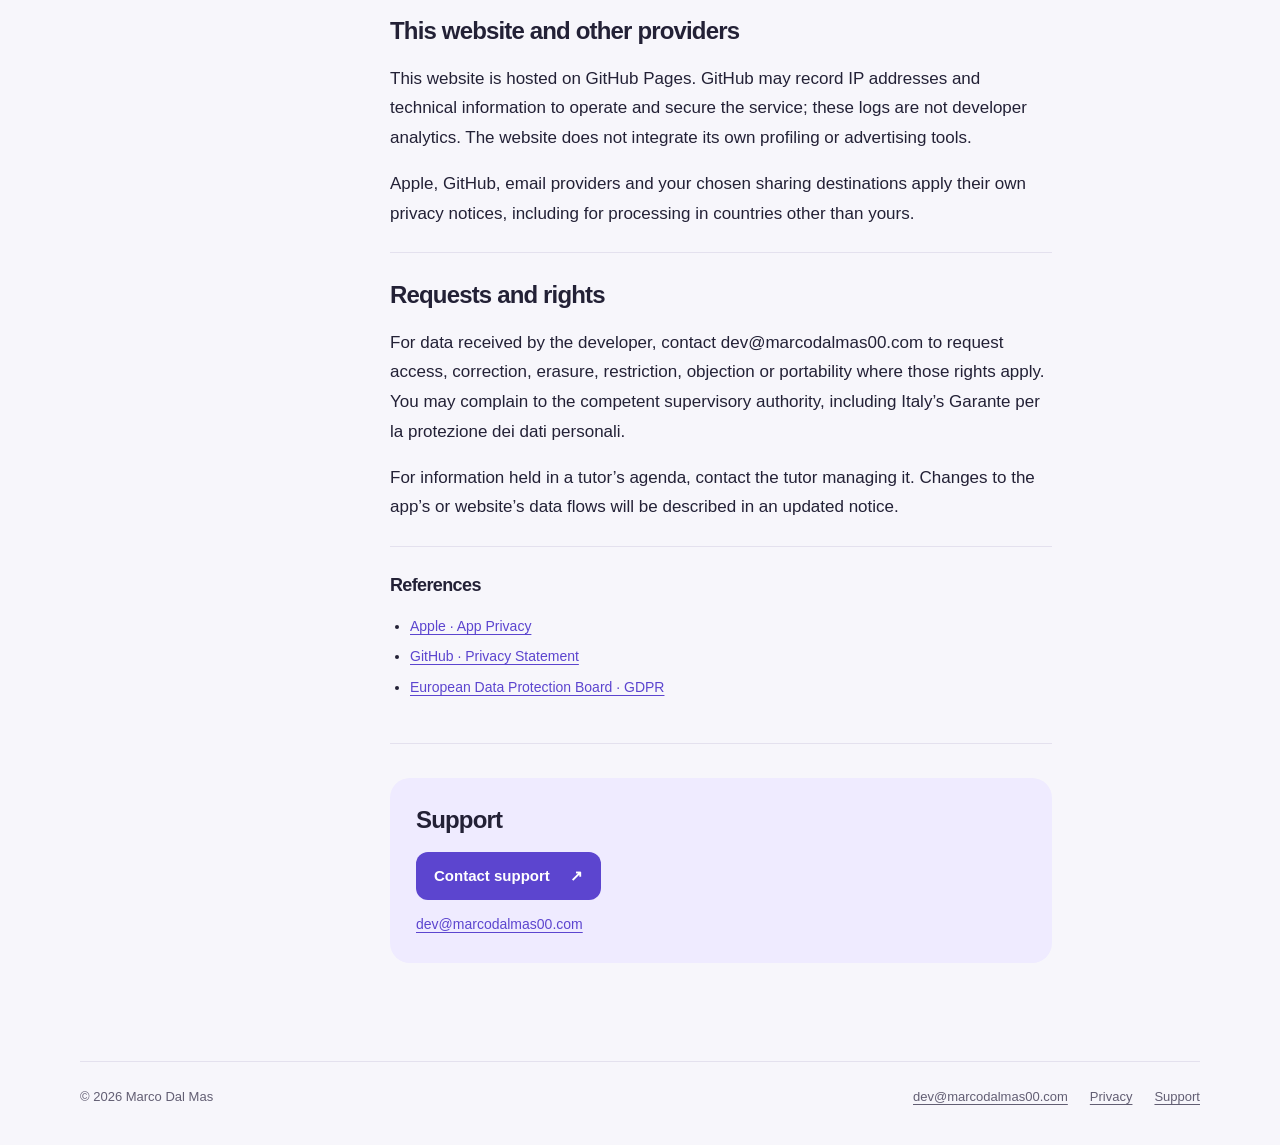
<file: docs/en/privacy/index.html>
<!doctype html>
<html lang="en"><head><meta charset="utf-8"><meta name="viewport" content="width=device-width, initial-scale=1"><meta name="color-scheme" content="light dark"><title>Agenda Tutor privacy · Agenda Tutor</title><meta name="description" content="Privacy notice for the iPhone app and this resources website. Last updated: 28 October 2026."><link rel="canonical" href="https://marcodalmas00.github.io/agenda-tutor-website/en/privacy/"><link rel="alternate" hreflang="it" href="https://marcodalmas00.github.io/agenda-tutor-website/privacy/"><link rel="alternate" hreflang="en" href="https://marcodalmas00.github.io/agenda-tutor-website/en/privacy/"><link rel="icon" type="image/png" href="../../assets/favicon.png"><link rel="apple-touch-icon" href="../../assets/icon.png"><link rel="stylesheet" href="../../assets/style.css"></head><body><a class="skip" href="#main">Skip to content</a>
<header class="header wrap"><a class="brand" href="../../en/" aria-label="Agenda Tutor · Overview"><picture><source media="(prefers-color-scheme: dark)" srcset="../../assets/icon-dark.png"><img src="../../assets/icon.png" width="44" height="44" alt=""></picture><span>Agenda Tutor</span></a><nav aria-label="Agenda Tutor resources"><a href="../../en/privacy/" aria-current="page">Privacy</a><a href="../../en/support/">Support</a><a class="language" href="../../privacy/" lang="it" hreflang="it">Italiano</a></nav></header><main id="main" class="wrap"><div class="hero"><p class="eyebrow">Agenda Tutor resources</p><h1>Agenda Tutor privacy</h1><p class="lead">Privacy notice for the iPhone app and this resources website. Last updated: 28 October 2026.</p><p class="updated"><time datetime="2026-10-28">Updated 28 October 2026</time></p></div><div class="reading-layout"><aside><nav class="toc" aria-label="On this page"><h2>On this page</h2><a href="#section-1">Who handles the data</a><a href="#section-2">The database on your iPhone</a><a href="#section-3">Photos, files and personal notes</a><a href="#section-4">A copy in Calendar</a><a href="#section-5">Sharing and backups</a><a href="#section-6">Reminders and Apple services</a><a href="#section-7">TestFlight beta and feedback</a><a href="#section-8">Support messages and retention</a><a href="#section-9">Deleting data and external copies</a><a href="#section-10">This website and other providers</a><a href="#section-11">Requests and rights</a></nav></aside><article class="reading"><section id="section-1"><h2>Who handles the data</h2><p>The developer is Marco Dal Mas. Support and privacy contact: dev@marcodalmas00.com. Marco Dal Mas is the controller of data received to handle support requests and feedback.</p><p>The tutor decides which student information to enter in the agenda and for what purposes, and is responsible for its use according to their role and applicable law. The app does not send its database to the developer.</p></section><section id="section-2"><h2>The database on your iPhone</h2><p>Agenda Tutor stores students and payers, manually entered contacts, subjects, lessons, attendance, teaching notes, next steps, optional personal-context notes, recorded payment amounts, methods and dates, packages, refunds and selected attachments locally.</p><p>No app account is required. This version has no developer-operated backend, advertising, developer analytics or tracking, and does not synchronize its own database with iCloud. The payment ledger does not transfer money or obtain bank credentials or card details to pay for lessons.</p></section><section id="section-3"><h2>Photos, files and personal notes</h2><p>iPhone’s pickers let you select individual files or images to copy into the app as materials or receipts. The app does not inspect your entire photo library, access your address book or use the camera for this feature.</p><p>Student preferences, sports, interests, difficulties and background are optional fields. Enter only information relevant to your teaching relationship.</p></section><section id="section-4"><h2>A copy in Calendar</h2><p>Add to Calendar opens Apple’s editor with participant names, the subject if present, location, start, end, time zone and an initial alert 30 minutes before. You can edit the proposal, select a calendar, and save or cancel. Teaching notes, personal-context notes and payments are not copied.</p><p>The app does not request full access or read existing events. If you select an iCloud calendar available on your device, Apple may synchronize that copy according to your settings. Later moves and cancellations in the app do not update the copy; adding it again creates another event.</p></section><section id="section-5"><h2>Sharing and backups</h2><p>You choose the recipient, app or provider for reports, prepared reminders and backups. A complete backup includes personal notes and attachments. PDF and CSV reports exclude the five personal-context fields, but may contain names, teaching notes and amounts. Check the content before sharing it.</p><p>The app does not add a password to exported backups. Keep copies appropriately at your chosen destination. Separately, Apple device backups may include the app’s data according to your settings; this is not iCloud synchronization of the agenda.</p></section><section id="section-6"><h2>Reminders and Apple services</h2><p>The app’s local reminders are optional and request permission when enabled. They may display a name and subject 15 minutes before the lesson. You can disable them and control notification previews in iPhone Settings. They are separate from Calendar event alerts.</p><p>Any Pro purchases use StoreKit and Apple services. The app verifies entitlements on the device; the developer does not receive your Apple payment card details through the app.</p></section><section id="section-7"><h2>TestFlight beta and feedback</h2><p>Apple may make beta diagnostics and tester-submitted feedback available to the developer, including shared text and screenshots. This is separate from analytics implemented in the app. Use fictional examples when reporting issues and avoid images containing real student information.</p></section><section id="section-8"><h2>Support messages and retention</h2><p>When you contact support, we receive your email address, message and any attachments you choose to send. We use them to handle your request and reply, retaining them for as long as needed for this purpose, related follow-up and applicable obligations.</p><p>Where the GDPR applies, responding to requests and handling reported issues is based on the legitimate interest in providing support. Where necessary for a requested contractual service or legal obligations, those respective legal bases apply. Email is also handled through the relevant mail provider.</p></section><section id="section-9"><h2>Deleting data and external copies</h2><p>Archiving a student keeps their lessons and financial history. To remove the entire local database, use Delete App and its associated data on iPhone. Removing only the icon or freeing storage while keeping app data does not delete the database.</p><p>Device backups, Calendar events, exported files and copies sent to others remain independent; manage them at their respective destinations. The developer cannot remotely retrieve or erase a local database that they do not receive.</p></section><section id="section-10"><h2>This website and other providers</h2><p>This website is hosted on GitHub Pages. GitHub may record IP addresses and technical information to operate and secure the service; these logs are not developer analytics. The website does not integrate its own profiling or advertising tools.</p><p>Apple, GitHub, email providers and your chosen sharing destinations apply their own privacy notices, including for processing in countries other than yours.</p></section><section id="section-11"><h2>Requests and rights</h2><p>For data received by the developer, contact dev@marcodalmas00.com to request access, correction, erasure, restriction, objection or portability where those rights apply. You may complain to the competent supervisory authority, including Italy’s Garante per la protezione dei dati personali.</p><p>For information held in a tutor’s agenda, contact the tutor managing it. Changes to the app’s or website’s data flows will be described in an updated notice.</p></section><section class="sources"><h2>References</h2><ul><li><a href="https://developer.apple.com/app-store/app-privacy-details/">Apple · App Privacy</a></li><li><a href="https://docs.github.com/en/site-policy/privacy-policies/github-general-privacy-statement">GitHub · Privacy Statement</a></li><li><a href="https://www.edpb.europa.eu/sme/be-compliant/respect-individuals-rights_en">European Data Protection Board · GDPR</a></li></ul></section><section class="contact"><h2>Support</h2><a class="button" href="mailto:dev@marcodalmas00.com?subject=Agenda%20Tutor%20-%20Support">Contact support <span aria-hidden="true">↗</span></a><a class="email" href="mailto:dev@marcodalmas00.com">dev@marcodalmas00.com</a></section></article></div></main><footer class="footer wrap"><p>© 2026 Marco Dal Mas</p><div><a href="mailto:dev@marcodalmas00.com">dev@marcodalmas00.com</a><a href="../../en/privacy/">Privacy</a><a href="../../en/support/">Support</a></div></footer></body></html>
</file>
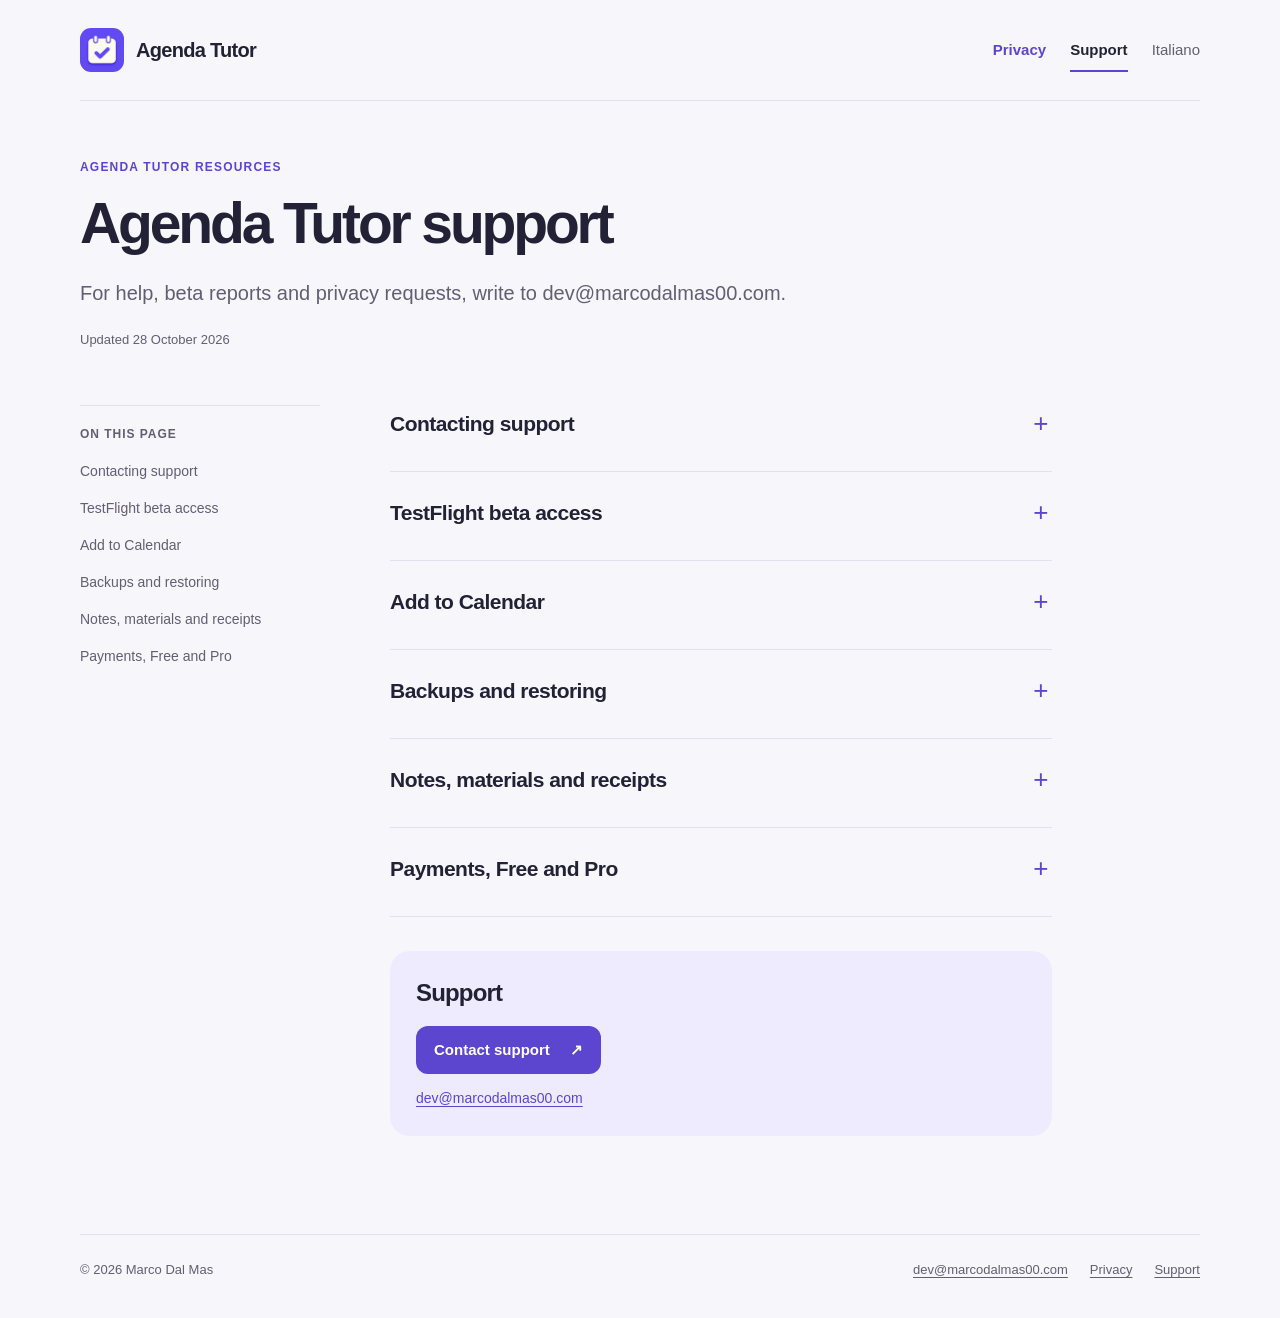
<file: docs/en/support/index.html>
<!doctype html>
<html lang="en"><head><meta charset="utf-8"><meta name="viewport" content="width=device-width, initial-scale=1"><meta name="color-scheme" content="light dark"><title>Agenda Tutor support · Agenda Tutor</title><meta name="description" content="For help, beta reports and privacy requests, write to dev@marcodalmas00.com."><link rel="canonical" href="https://marcodalmas00.github.io/agenda-tutor-website/en/support/"><link rel="alternate" hreflang="it" href="https://marcodalmas00.github.io/agenda-tutor-website/supporto/"><link rel="alternate" hreflang="en" href="https://marcodalmas00.github.io/agenda-tutor-website/en/support/"><link rel="icon" type="image/png" href="../../assets/favicon.png"><link rel="apple-touch-icon" href="../../assets/icon.png"><link rel="stylesheet" href="../../assets/style.css"></head><body><a class="skip" href="#main">Skip to content</a>
<header class="header wrap"><a class="brand" href="../../en/" aria-label="Agenda Tutor · Overview"><picture><source media="(prefers-color-scheme: dark)" srcset="../../assets/icon-dark.png"><img src="../../assets/icon.png" width="44" height="44" alt=""></picture><span>Agenda Tutor</span></a><nav aria-label="Agenda Tutor resources"><a href="../../en/privacy/">Privacy</a><a href="../../en/support/" aria-current="page">Support</a><a class="language" href="../../supporto/" lang="it" hreflang="it">Italiano</a></nav></header><main id="main" class="wrap"><div class="hero"><p class="eyebrow">Agenda Tutor resources</p><h1>Agenda Tutor support</h1><p class="lead">For help, beta reports and privacy requests, write to dev@marcodalmas00.com.</p><p class="updated"><time datetime="2026-10-28">Updated 28 October 2026</time></p></div><div class="reading-layout"><aside><nav class="toc" aria-label="On this page"><h2>On this page</h2><a href="#section-1">Contacting support</a><a href="#section-2">TestFlight beta access</a><a href="#section-3">Add to Calendar</a><a href="#section-4">Backups and restoring</a><a href="#section-5">Notes, materials and receipts</a><a href="#section-6">Payments, Free and Pro</a></nav></aside><article class="reading"><details id="section-1"><summary>Contacting support</summary><div><p>Include your iPhone model, iOS version, and app version or build. Describe the steps, what you expected and what happened. If you attach images, use fictional examples or hide real student names, contacts, notes and amounts.</p><p>Do not send passwords, Apple or bank credentials, complete agenda backups or personal documents. A small example is enough to explain the issue.</p></div></details><details id="section-2"><summary>TestFlight beta access</summary><div><p>The beta is private and requires a TestFlight invitation. Follow the invitation and Apple’s instructions; this website does not provide a public download. You can send feedback through TestFlight or email without including real student data.</p><p>Demo mode uses an agenda separate from your real one. Changes to demo data do not change your teaching database.</p></div></details><details id="section-3"><summary>Add to Calendar</summary><div><p>Open a scheduled lesson and choose Add to Calendar. Apple’s editor proposes the title, location, times and an alert 30 minutes before. Select your calendar, including iCloud if already available on the device, then edit and save or cancel.</p><p>This is an independent copy. If you move or cancel the lesson in Agenda Tutor, also update the Calendar event. Adding it again creates another event. The event alert is separate from the app’s optional local reminder, which is scheduled 15 minutes before a lesson.</p></div></details><details id="section-4"><summary>Backups and restoring</summary><div><p>In Settings, export a complete backup and keep it in Files or another destination you choose. It includes students, personal notes, lessons, the payment ledger and attachments. The app does not add a password to the file.</p><p>Restore shows a preview and replaces the database after confirmation, keeping a local recovery copy of the previous data. Before changing devices or deleting the app, also save a copy outside the app. Apple device backup is a separate service; the agenda does not have its own iCloud synchronization.</p></div></details><details id="section-5"><summary>Notes, materials and receipts</summary><div><p>Student notes in a student’s details brings together teaching notes, next steps and optional personal context. Study materials can be files or images selected with iPhone’s pickers. In the edit form, additions and removals take effect when you save; Cancel discards the draft.</p><p>Receipts and payment notes belong to the corresponding payment. Adding or removing them does not change its recorded amount. Removing an attachment from the app does not delete the original in your library or selected provider.</p></div></details><details id="section-6"><summary>Payments, Free and Pro</summary><div><p>Record payment logs money you have already received. The app does not request transfers, move funds or access your Hype, Revolut or bank account. Money received above the outstanding balance becomes that student’s credit.</p><p>Free allows up to three active students. Pro is intended to extend limits and some features. Products and purchases may not yet be available during the beta; refer to the options shown in the app and Apple’s interface. This website does not sell subscriptions or publish prices.</p></div></details><section class="contact"><h2>Support</h2><a class="button" href="mailto:dev@marcodalmas00.com?subject=Agenda%20Tutor%20-%20Support">Contact support <span aria-hidden="true">↗</span></a><a class="email" href="mailto:dev@marcodalmas00.com">dev@marcodalmas00.com</a></section></article></div></main><footer class="footer wrap"><p>© 2026 Marco Dal Mas</p><div><a href="mailto:dev@marcodalmas00.com">dev@marcodalmas00.com</a><a href="../../en/privacy/">Privacy</a><a href="../../en/support/">Support</a></div></footer></body></html>
</file>
<file: docs/assets/style.css>
:root{color-scheme:light dark;--bg:#f7f6fb;--surface:#fff;--ink:#232136;--muted:#625e73;--line:#e4e1ee;--accent:#5c45cf;--wash:#efebff;--focus:#4630b2;font-family:-apple-system,BlinkMacSystemFont,"Segoe UI",sans-serif;font-size:17px}*{box-sizing:border-box}html{scroll-behavior:smooth;scroll-padding-top:2rem}body{margin:0;background:var(--bg);color:var(--ink);line-height:1.75}a{color:var(--accent);text-underline-offset:.22em}a:hover{text-decoration-thickness:2px}a:focus-visible,summary:focus-visible{outline:3px solid var(--focus);outline-offset:5px;border-radius:5px}.wrap{width:min(1120px,calc(100% - 64px));margin-inline:auto}.skip{position:absolute;left:20px;top:-100px;background:var(--surface);padding:10px 18px;z-index:10}.skip:focus{top:8px}.header{display:flex;align-items:center;justify-content:space-between;gap:24px;padding-block:28px;border-bottom:1px solid var(--line)}.brand{display:flex;align-items:center;gap:12px;font-size:20px;font-weight:650;letter-spacing:-.035em;text-decoration:none;color:var(--ink);white-space:nowrap}.brand img{display:block;border-radius:11px}.header nav{display:flex;align-items:center;gap:24px;flex-wrap:wrap}.header nav a{font-size:15px;font-weight:550;text-decoration:none;min-height:44px;display:inline-flex;align-items:center}.header nav a[aria-current=page]{color:var(--ink);box-shadow:inset 0 -2px var(--accent)}.header nav .language{color:var(--muted);font-weight:450}.hero{padding-block:56px 36px;max-width:820px}.eyebrow{color:var(--accent);font-size:12px;letter-spacing:.1em;text-transform:uppercase;font-weight:700;margin:0 0 14px}h1{font-size:clamp(34px,5vw,57px);font-weight:650;letter-spacing:-.055em;line-height:1.1;margin:0 0 22px;max-width:820px;text-wrap:balance}.lead{font-size:20px;line-height:1.6;color:var(--muted);margin:0;max-width:720px;text-wrap:pretty}.updated{color:var(--muted);font-size:13px;margin:20px 0 0}.reading-layout{display:grid;grid-template-columns:240px minmax(0,1fr);gap:70px;padding:18px 0 72px}.toc{position:sticky;top:28px;border-top:1px solid var(--line);padding-top:20px}.toc h2{font-size:12px;text-transform:uppercase;letter-spacing:.08em;color:var(--muted);margin:0 0 10px}.toc a{display:block;font-size:14px;line-height:1.5;padding:8px 0;text-decoration:none;color:var(--muted)}.toc a:hover{color:var(--accent)}.reading{max-width:70ch;min-width:0}.reading section{padding:0 0 24px;margin-bottom:26px;border-bottom:1px solid var(--line)}h2{font-size:24px;font-weight:620;line-height:1.35;letter-spacing:-.035em;margin:0 0 16px}p{margin:0 0 16px}.reading p:last-child{margin-bottom:0}.reading .sources{font-size:14px}.sources h2{font-size:18px}.sources ul{padding-left:20px}.sources li{padding-bottom:6px}.contact{border:0!important;background:var(--wash);padding:26px!important;border-radius:20px;margin-top:34px}.button{display:inline-flex;align-items:center;justify-content:center;gap:20px;padding:11px 18px;min-height:48px;border-radius:12px;background:var(--accent);color:#fff;font-weight:600;font-size:15px;line-height:1.6;text-decoration:none}.email{display:block;width:fit-content;font-size:14px;margin-top:12px;overflow-wrap:anywhere}.footer{border-top:1px solid var(--line);display:flex;gap:20px;justify-content:space-between;padding-block:24px 36px;font-size:13px;color:var(--muted)}.footer p{margin:0}.footer div{display:flex;gap:22px;flex-wrap:wrap}.footer a{color:var(--muted)}.home-hero{padding-top:80px;padding-bottom:48px;max-width:850px}.home-hero h1{font-size:clamp(42px,6vw,72px);max-width:780px}.resource-grid{display:grid;grid-template-columns:1fr 1fr;gap:22px}.resource-card{position:relative;display:block;text-decoration:none;background:var(--surface);color:var(--ink);border:1px solid var(--line);border-radius:24px;padding:32px;min-height:245px}.resource-card:hover{border-color:var(--accent)}.resource-card h2{font-size:30px;margin:28px 0 12px}.resource-card p{max-width:32ch;color:var(--muted);font-size:17px}.resource-card>span:last-child{font-size:14px;font-weight:600;color:var(--accent)}.card-icon{position:absolute;top:24px;right:28px;color:var(--accent);font-size:25px}.home-copy{max-width:70ch;padding:54px 0 60px}.home-copy section{margin:0 0 32px}.home-copy h2{font-size:23px}.home-copy p{color:var(--muted)}details{border-bottom:1px solid var(--line);padding:0 0 22px;margin-bottom:22px}summary{list-style:none;position:relative;min-height:44px;padding:4px 35px 4px 0;cursor:pointer;font-size:21px;font-weight:600;letter-spacing:-.025em;line-height:1.45}summary::-webkit-details-marker{display:none}summary:after{content:"+";position:absolute;right:4px;top:0;color:var(--accent);font-size:26px;font-weight:400}details[open]>summary:after{content:"−"}details>div{padding-top:16px}.reading details p{color:var(--muted)}@media(prefers-color-scheme:dark){:root{--bg:#17151f;--surface:#211e2b;--ink:#f1edf9;--muted:#bbb5c9;--line:#363140;--accent:#beafff;--wash:#2c2541;--focus:#d1c5ff}.button{background:#b4a0ff;color:#191128}.resource-card{border-color:#3a3448}}@media(max-width:760px){.wrap{width:calc(100% - 36px)}.header{align-items:flex-start;gap:15px;padding-block:20px}.brand{font-size:18px;gap:10px}.brand img{width:36px;height:36px;border-radius:9px}.header nav{gap:12px;justify-content:flex-end}.header nav a{font-size:13px;min-height:36px}.hero{padding:38px 0 26px}.lead{font-size:18px}.reading-layout{display:block;padding-top:0}.toc{position:static;margin-bottom:34px;border-bottom:1px solid var(--line);padding:18px 0}.toc a{padding:6px 0}.reading{max-width:none}h2{font-size:23px}.reading section{padding-bottom:22px}.resource-grid{grid-template-columns:1fr;gap:16px}.resource-card{min-height:216px;padding:25px}.resource-card h2{margin-top:26px;font-size:28px}.home-hero{padding-top:48px;padding-bottom:32px}.home-copy{padding:40px 0}.footer{display:block;padding-bottom:28px}.footer div{gap:18px;margin-top:12px}.contact{padding:22px!important;border-radius:18px}}@media(max-width:420px){.header{flex-wrap:wrap;gap:12px}.header nav{width:100%;justify-content:flex-start;gap:22px}.header nav a{min-height:38px;font-size:14px}.hero h1{font-size:38px}.home-hero h1{font-size:44px}}@media(prefers-reduced-motion:reduce){html{scroll-behavior:auto}}
</file>
